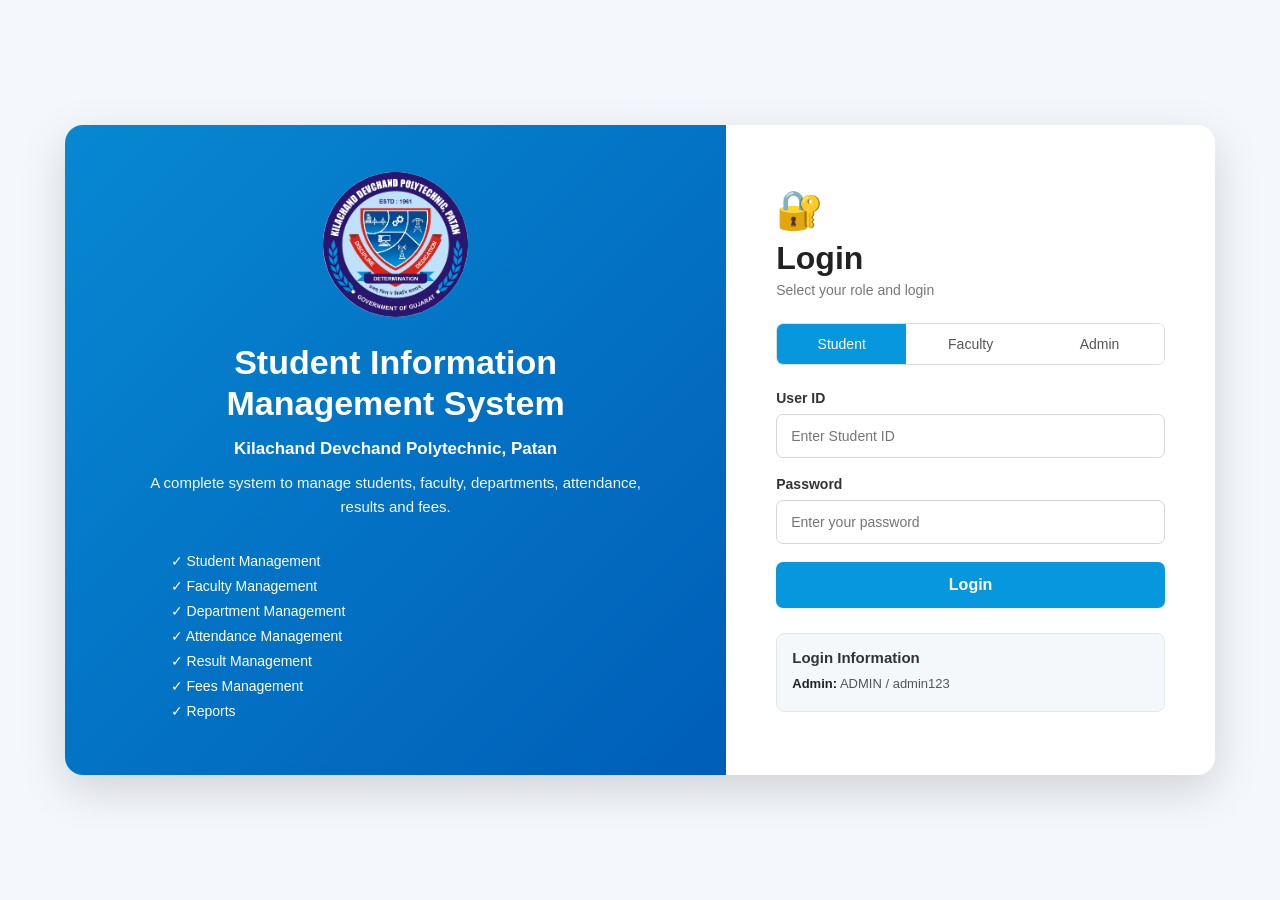
<file: SIHMS/index.html>
<!DOCTYPE html>
<html lang="en">

<head>

    <meta charset="UTF-8">

    <meta
        name="viewport"
        content="width=device-width, initial-scale=1.0"
    >

    <title>Student Information Management System</title>

    <link
        rel="stylesheet"
        href="css/style.css"
    >

</head>


<body>


<div class="login-container">


    <!-- ========================================
         LEFT SECTION
    ========================================= -->

    <div class="login-info">


        <div class="logo">

            <img
                src="assets/images/college-logo.jpg"
                alt="Kilachand Devchand Polytechnic Patan Logo"
            >

        </div>


        <h1>
            Student Information
            <br>
            Management System
        </h1>


        <p class="college-name">
            Kilachand Devchand Polytechnic, Patan
        </p>


        <p class="description">
            A complete system to manage students,
            faculty, departments, attendance,
            results and fees.
        </p>


        <div class="features">

            <p>✓ Student Management</p>

            <p>✓ Faculty Management</p>

            <p>✓ Department Management</p>

            <p>✓ Attendance Management</p>

            <p>✓ Result Management</p>

            <p>✓ Fees Management</p>

            <p>✓ Reports</p>

        </div>


    </div>



    <!-- ========================================
         LOGIN SECTION
    ========================================= -->

    <div class="login-box">


        <div class="login-icon">
            🔐
        </div>


        <h2>
            Login
        </h2>


        <p class="subtitle">
            Select your role and login
        </p>


        <!-- MESSAGE -->

        <div
            id="message"
            style="
                display:none;
                padding:12px;
                border-radius:8px;
                margin-bottom:15px;
                font-size:14px;
            "
        >
        </div>


        <!-- ROLE BUTTONS -->

        <div class="roles">


            <button
                type="button"
                class="role-btn active"
                onclick="selectRole('student', this)"
            >
                Student
            </button>


            <button
                type="button"
                class="role-btn"
                onclick="selectRole('faculty', this)"
            >
                Faculty
            </button>


            <button
                type="button"
                class="role-btn"
                onclick="selectRole('admin', this)"
            >
                Admin
            </button>


        </div>



        <!-- LOGIN FORM -->

        <form
            onsubmit="login(event)"
        >


            <div class="form-group">

                <label for="userId">
                    User ID
                </label>

                <input
                    type="text"
                    id="userId"
                    placeholder="Enter Student ID"
                    autocomplete="username"
                    required
                >

            </div>



            <div class="form-group">

                <label for="password">
                    Password
                </label>

                <input
                    type="password"
                    id="password"
                    placeholder="Enter your password"
                    autocomplete="current-password"
                    required
                >

            </div>



            <button
                type="submit"
                class="login-btn"
            >
                Login
            </button>


        </form>



        <!-- LOGIN INFORMATION -->

        <div class="demo-login">


            <h4>
                Login Information
            </h4>


            


            <p>
                <b>Admin:</b>
                ADMIN / admin123
            </p>


        </div>


    </div>


</div>



<script>


/* ========================================
   CURRENT ROLE
======================================== */

let selectedRole = "student";



/* ========================================
   SELECT ROLE
======================================== */

function selectRole(role, button) {


    selectedRole = role;


    document
        .querySelectorAll(".role-btn")
        .forEach(function(btn) {

            btn.classList.remove("active");

        });


    button.classList.add("active");


    const userId =
        document.getElementById("userId");


    const password =
        document.getElementById("password");


    userId.value = "";
    password.value = "";


    if (role === "student") {

        userId.placeholder =
            "Enter Student ID";

        password.placeholder =
            "Enter your password";

    }


    else if (role === "faculty") {

        userId.placeholder =
            "Enter Faculty ID";

        password.placeholder =
            "Enter your password";

    }


    else if (role === "admin") {

        userId.placeholder =
            "Enter Admin ID";

        password.placeholder =
            "Enter Admin password";

    }


    hideMessage();


}



/* ========================================
   SHOW MESSAGE
======================================== */

function showMessage(text, type) {


    const message =
        document.getElementById("message");


    message.style.display =
        "block";


    message.textContent =
        text;


    if (type === "success") {

        message.style.background =
            "#dcfce7";

        message.style.color =
            "#166534";

    }

    else {

        message.style.background =
            "#fee2e2";

        message.style.color =
            "#991b1b";

    }


}



/* ========================================
   HIDE MESSAGE
======================================== */

function hideMessage() {

    document
        .getElementById("message")
        .style.display =
        "none";

}



/* ========================================
   READ LOCALSTORAGE DATA
======================================== */

function getStorageData(keys) {


    for (let i = 0; i < keys.length; i++) {


        try {


            const saved =
                localStorage.getItem(keys[i]);


            if (!saved) {

                continue;

            }


            const data =
                JSON.parse(saved);


            if (Array.isArray(data)) {

                return data;

            }


            if (
                typeof data === "object"
                &&
                data !== null
            ) {

                return [data];

            }


        }

        catch (error) {

            console.log(
                "Storage error:",
                keys[i]
            );

        }


    }


    return [];

}



/* ========================================
   FIND USER BY ID
======================================== */

function findUserById(
    users,
    userId,
    possibleIdFields
) {


    const enteredId =
        String(userId)
        .trim()
        .toLowerCase();


    return users.find(function(user) {


        if (!user) {

            return false;

        }


        for (
            let i = 0;
            i < possibleIdFields.length;
            i++
        ) {


            const field =
                possibleIdFields[i];


            if (
                user[field] !== undefined
                &&
                user[field] !== null
            ) {


                const savedId =
                    String(user[field])
                    .trim()
                    .toLowerCase();


                if (
                    savedId === enteredId
                ) {

                    return true;

                }

            }


        }


        return false;


    });


}



/* ========================================
   GET PASSWORD
======================================== */

function getPassword(user) {


    const passwordFields = [

        "password",

        "studentPassword",

        "facultyPassword",

        "student_password",

        "faculty_password",

        "pass"

    ];


    for (
        let i = 0;
        i < passwordFields.length;
        i++
    ) {


        const field =
            passwordFields[i];


        if (
            user[field] !== undefined
            &&
            user[field] !== null
            &&
            String(user[field]).trim() !== ""
        ) {

            return String(user[field]);

        }


    }


    return "";


}



/* ========================================
   LOGIN
======================================== */

function login(event) {


    event.preventDefault();


    const userId =
        document
        .getElementById("userId")
        .value
        .trim();


    const password =
        document
        .getElementById("password")
        .value;


    if (
        userId === ""
        ||
        password === ""
    ) {


        showMessage(
            "Please enter User ID and Password.",
            "error"
        );


        return;

    }



    /* ====================================
       STUDENT LOGIN
    ===================================== */

    if (selectedRole === "student") {


        const students =
            getStorageData([

                "students",

                "student",

                "studentData",

                "studentList"

            ]);



        const student =
            findUserById(

                students,

                userId,

                [

                    "studentId",

                    "studentID",

                    "student_id",

                    "id",

                    "enrollment",

                    "enrollmentNo",

                    "enrollmentNumber",

                    "rollNo"

                ]

            );



        if (!student) {


            showMessage(
                "Student ID not found.",
                "error"
            );


            return;

        }



        const savedPassword =
            getPassword(student);



        if (
            password !== savedPassword
        ) {


            showMessage(
                "Incorrect Student password.",
                "error"
            );


            return;

        }



        localStorage.setItem(

            "loggedInStudent",

            userId

        );



        localStorage.setItem(

            "loggedInStudentData",

            JSON.stringify(student)

        );



        showMessage(
            "Student login successful!",
            "success"
        );



        setTimeout(function() {


            window.location.href =
                "student/dashboard.html";


        }, 500);


        return;

    }



    /* ====================================
       FACULTY LOGIN
    ===================================== */

    if (selectedRole === "faculty") {


        /*
           CHECK ALL POSSIBLE
           FACULTY STORAGE KEYS
        */

        const faculties =
            getStorageData([

                "faculties",

                "faculty",

                "facultyData",

                "facultyList"

            ]);



        /*
           FIND FACULTY
        */

        const faculty =
            findUserById(

                faculties,

                userId,

                [

                    "facultyId",

                    "facultyID",

                    "faculty_id",

                    "id",

                    "userId",

                    "userID",

                    "username",

                    "email"

                ]

            );



        /*
           FACULTY NOT FOUND
        */

        if (!faculty) {


            showMessage(
                "Faculty ID not found. Please add Faculty from Faculty Management first.",
                "error"
            );


            return;

        }



        /*
           GET PASSWORD
        */

        const savedPassword =
            getPassword(faculty);



        /*
           CHECK PASSWORD
        */

        if (
            password !== savedPassword
        ) {


            showMessage(
                "Incorrect Faculty password.",
                "error"
            );


            return;

        }



        /*
           SAVE FACULTY LOGIN
        */

        localStorage.setItem(

            "loggedInFaculty",

            userId

        );



        localStorage.setItem(

            "loggedInFacultyData",

            JSON.stringify(faculty)

        );



        showMessage(
            "Faculty login successful!",
            "success"
        );



        /*
           REDIRECT
        */

        setTimeout(function() {


            window.location.href =
                "faculty/dashboard.html";


        }, 500);


        return;

    }



    /* ====================================
       ADMIN LOGIN
    ===================================== */

    if (selectedRole === "admin") {


        if (

            userId.toUpperCase() === "ADMIN"

            &&

            password === "admin123"

        ) {


            localStorage.setItem(
                "loggedInAdmin",
                "true"
            );


            showMessage(
                "Admin login successful!",
                "success"
            );


            setTimeout(function() {


                window.location.href =
                    "admin/dashboard.html";


            }, 500);


        }


        else {


            showMessage(
                "Invalid Admin ID or Password.",
                "error"
            );


        }


        return;

    }


}


</script>


</body>

</html>
</file>
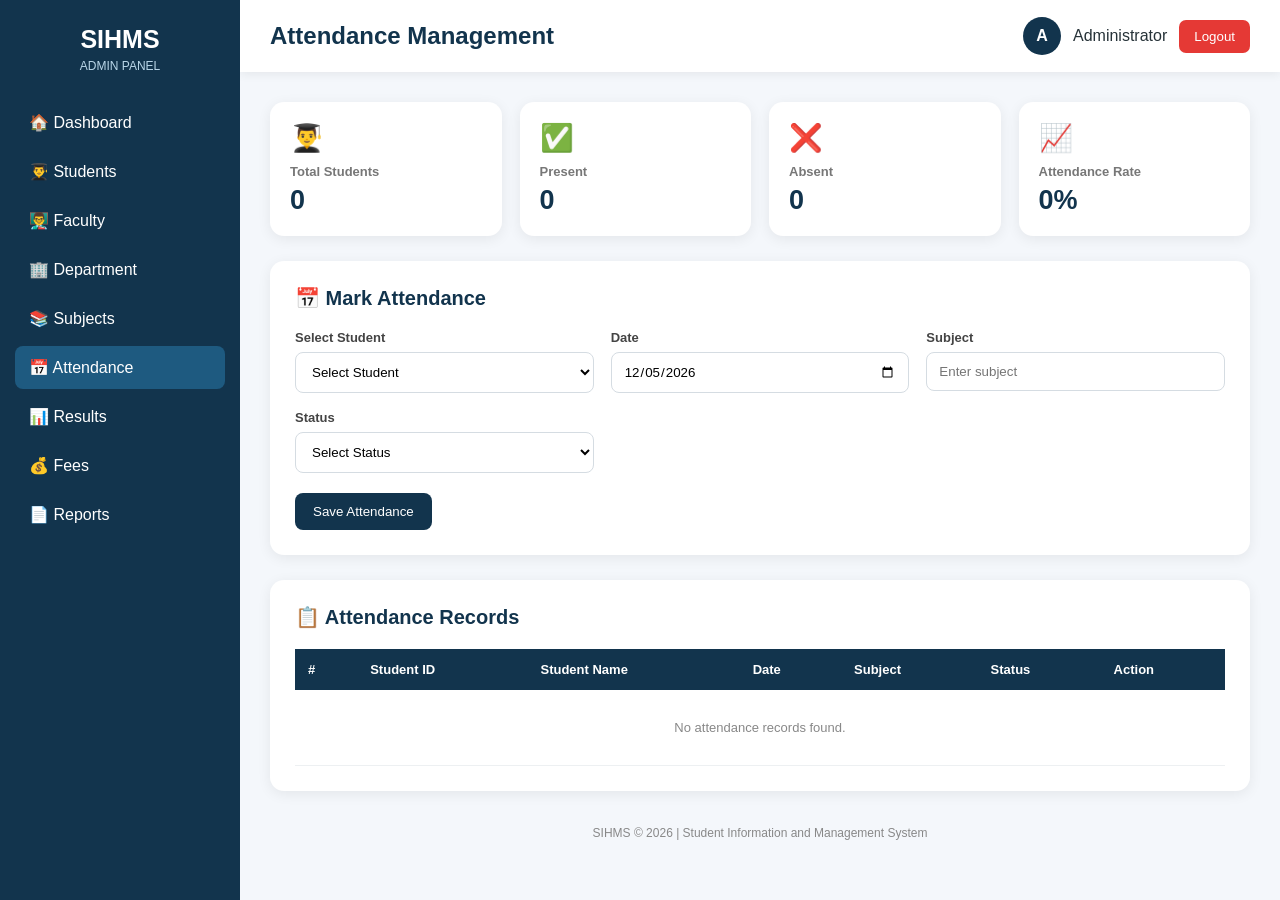
<file: SIHMS/admin/attendance.html>
<!DOCTYPE html>
<html lang="en">
<head>
<meta charset="UTF-8">
<meta name="viewport" content="width=device-width, initial-scale=1.0">
<title>Attendance | SIHMS</title>

<style>
*{box-sizing:border-box;margin:0;padding:0;font-family:Arial,sans-serif}
body{background:#f4f7fb;color:#263238}
.sidebar{position:fixed;left:0;top:0;width:240px;height:100vh;background:#12344d;color:white;padding:25px 15px;z-index:10}
.logo{text-align:center;font-size:25px;font-weight:bold}
.logo-sub{text-align:center;color:#b9d6e8;font-size:12px;margin:5px 0 28px}
.sidebar a{display:flex;gap:12px;color:white;text-decoration:none;padding:12px 14px;margin:6px 0;border-radius:8px}
.sidebar a:hover,.sidebar a.active{background:#1e5a80}
.main{margin-left:240px;min-height:100vh}
.topbar{height:72px;background:white;display:flex;align-items:center;justify-content:space-between;padding:0 30px;box-shadow:0 2px 10px rgba(0,0,0,.07)}
.topbar h1{color:#12344d;font-size:24px}
.admin-box{display:flex;align-items:center;gap:12px}
.avatar{width:38px;height:38px;border-radius:50%;background:#12344d;color:white;display:flex;align-items:center;justify-content:center;font-weight:bold}
.logout{border:0;background:#e53935;color:white;padding:9px 15px;border-radius:7px;cursor:pointer}
.content{padding:30px}
.stats{display:grid;grid-template-columns:repeat(4,1fr);gap:18px;margin-bottom:25px}
.stat{background:white;border-radius:14px;padding:20px;box-shadow:0 3px 14px rgba(0,0,0,.07)}
.stat-icon{font-size:27px;margin-bottom:10px}
.stat h4{font-size:13px;color:#777}
.stat p{font-size:27px;font-weight:bold;color:#12344d;margin-top:6px}
.card{background:white;border-radius:14px;padding:25px;box-shadow:0 3px 14px rgba(0,0,0,.07);margin-bottom:25px}
.card-title{display:flex;justify-content:space-between;align-items:center;margin-bottom:20px}
.card-title h2{font-size:20px;color:#12344d}
.form-grid{display:grid;grid-template-columns:repeat(3,1fr);gap:17px}
label{display:block;font-size:13px;font-weight:bold;color:#444;margin-bottom:7px}
input,select{width:100%;padding:11px 12px;border:1px solid #d5dce2;border-radius:8px;outline:none;background:white}
input:focus,select:focus{border-color:#1e5a80}
.btn{border:0;background:#12344d;color:white;padding:11px 18px;border-radius:8px;cursor:pointer}
.btn-orange{background:#f39c12}
.btn-red{background:#e53935}
.action-row{margin-top:20px;display:flex;gap:10px}
.table-wrap{overflow-x:auto}
table{width:100%;border-collapse:collapse}
th{background:#12344d;color:white;padding:13px;text-align:left;font-size:13px}
td{padding:13px;border-bottom:1px solid #edf0f2;font-size:13px}
.badge{display:inline-block;padding:5px 10px;border-radius:20px;font-size:11px;font-weight:bold}
.present{background:#d4edda;color:#155724}
.absent{background:#f8d7da;color:#721c24}
.late{background:#fff3cd;color:#856404}
.small-btn{border:0;color:white;padding:7px 10px;border-radius:6px;cursor:pointer;margin-right:4px}
.empty{text-align:center;padding:30px;color:#888}
.footer{text-align:center;color:#888;font-size:12px;padding:10px}
@media(max-width:950px){.stats{grid-template-columns:repeat(2,1fr)}.form-grid{grid-template-columns:repeat(2,1fr)}}
@media(max-width:700px){.sidebar{position:relative;width:100%;height:auto}.main{margin-left:0}.stats,.form-grid{grid-template-columns:1fr}.topbar{height:auto;padding:15px;gap:12px}.content{padding:15px}}
</style>
</head>

<body>

<aside class="sidebar">
<div class="logo">SIHMS</div>
<div class="logo-sub">ADMIN PANEL</div>

<a href="dashboard.html">🏠 Dashboard</a>
<a href="students.html">👨‍🎓 Students</a>
<a href="faculty.html">👨‍🏫 Faculty</a>
<a href="department.html">🏢 Department</a>
<a href="subjects.html">📚 Subjects</a>
<a href="attendance.html" class="active">📅 Attendance</a>
<a href="results.html">📊 Results</a>
<a href="fees.html">💰 Fees</a>
<a href="reports.html">📄 Reports</a>
</aside>

<main class="main">

<header class="topbar">
<h1>Attendance Management</h1>

<div class="admin-box">
<div class="avatar">A</div>
<span>Administrator</span>
<button class="logout" onclick="logout()">Logout</button>
</div>
</header>

<section class="content">

<div class="stats">

<div class="stat">
<div class="stat-icon">👨‍🎓</div>
<h4>Total Students</h4>
<p id="totalStudents">0</p>
</div>

<div class="stat">
<div class="stat-icon">✅</div>
<h4>Present</h4>
<p id="presentCount">0</p>
</div>

<div class="stat">
<div class="stat-icon">❌</div>
<h4>Absent</h4>
<p id="absentCount">0</p>
</div>

<div class="stat">
<div class="stat-icon">📈</div>
<h4>Attendance Rate</h4>
<p id="attendanceRate">0%</p>
</div>

</div>

<div class="card">

<div class="card-title">
<h2>📅 Mark Attendance</h2>
</div>

<form id="attendanceForm">

<div class="form-grid">

<div>
<label>Select Student</label>
<select id="studentId" required>
<option value="">Select Student</option>
</select>
</div>

<div>
<label>Date</label>
<input type="date" id="date" required>
</div>

<div>
<label>Subject</label>
<input id="subject" placeholder="Enter subject" required>
</div>

<div>
<label>Status</label>
<select id="status" required>
<option value="">Select Status</option>
<option>Present</option>
<option>Absent</option>
<option>Late</option>
</select>
</div>

</div>

<div class="action-row">
<button class="btn" type="submit">Save Attendance</button>
</div>

</form>
</div>

<div class="card">

<div class="card-title">
<h2>📋 Attendance Records</h2>
</div>

<div class="table-wrap">

<table>
<thead>
<tr>
<th>#</th>
<th>Student ID</th>
<th>Student Name</th>
<th>Date</th>
<th>Subject</th>
<th>Status</th>
<th>Action</th>
</tr>
</thead>

<tbody id="attendanceTable"></tbody>
</table>

</div>
</div>

<div class="footer">SIHMS © 2026 | Student Information and Management System</div>

</section>
</main>

<script>
let students=[];
let attendanceRecords=[];
let editIndex=-1;

function loadStudents(){
    try{
        students=JSON.parse(localStorage.getItem("students"))||[];
        if(!Array.isArray(students)) students=[];
    }catch{
        students=[];
    }

    students=students.filter(s=>{
        return String(s.type || "student").toLowerCase()==="student";
    });

    populateStudents();
}

function getName(s){
    return s ? (s.name||s.studentName||s.fullName||"Unknown Student") : "Unknown Student";
}

function getId(s){
    return s ? String(s.studentId||s.id||s.rollNo||"") : "";
}

function populateStudents(){
    const select=document.getElementById("studentId");

    select.innerHTML='<option value="">Select Student</option>';

    if(students.length===0){
        select.innerHTML+='<option value="">No students added</option>';
        return;
    }

    students.forEach(s=>{
        const id=getId(s);
        if(!id)return;

        const option=document.createElement("option");
        option.value=id;
        option.textContent=`${id} - ${getName(s)}`;
        select.appendChild(option);
    });
}

function findStudent(id){
    return students.find(s=>getId(s)===String(id));
}

function loadRecords(){
    try{
        attendanceRecords=JSON.parse(localStorage.getItem("attendanceRecords"))||[];
        if(!Array.isArray(attendanceRecords))attendanceRecords=[];
    }catch{
        attendanceRecords=[];
    }
}

document.getElementById("attendanceForm").addEventListener("submit",function(e){
    e.preventDefault();

    const studentId=document.getElementById("studentId").value;
    const student=findStudent(studentId);

    if(!student){
        alert("Please select a student.");
        return;
    }

    const record={
        studentId,
        studentName:getName(student),
        date:document.getElementById("date").value,
        subject:document.getElementById("subject").value,
        status:document.getElementById("status").value
    };

    if(editIndex===-1) attendanceRecords.push(record);
    else{
        attendanceRecords[editIndex]=record;
        editIndex=-1;
    }

    localStorage.setItem("attendanceRecords",JSON.stringify(attendanceRecords));

    this.reset();
    document.getElementById("date").value=new Date().toISOString().split("T")[0];

    render();
    stats();
});

function render(){
    const tbody=document.getElementById("attendanceTable");

    if(!attendanceRecords.length){
        tbody.innerHTML='<tr><td colspan="7" class="empty">No attendance records found.</td></tr>';
        return;
    }

    tbody.innerHTML=attendanceRecords.map((r,i)=>{

        let name=r.studentName||r.name;

        if(!name){
            const student=findStudent(r.studentId);
            name=getName(student);
        }

        const cls=r.status==="Present"?"present":r.status==="Absent"?"absent":"late";

        return `
        <tr>
            <td>${i+1}</td>
            <td>${escapeHTML(r.studentId)}</td>
            <td>${escapeHTML(name)}</td>
            <td>${escapeHTML(r.date)}</td>
            <td>${escapeHTML(r.subject)}</td>
            <td><span class="badge ${cls}">${escapeHTML(r.status)}</span></td>
            <td>
                <button class="small-btn btn-orange" onclick="editRecord(${i})">Edit</button>
                <button class="small-btn btn-red" onclick="deleteRecord(${i})">Delete</button>
            </td>
        </tr>`;
    }).join("");
}

function editRecord(i){
    const r=attendanceRecords[i];

    document.getElementById("studentId").value=r.studentId;
    document.getElementById("date").value=r.date;
    document.getElementById("subject").value=r.subject;
    document.getElementById("status").value=r.status;

    editIndex=i;
    window.scrollTo({top:0,behavior:"smooth"});
}

function deleteRecord(i){
    if(!confirm("Delete this attendance record?"))return;

    attendanceRecords.splice(i,1);
    localStorage.setItem("attendanceRecords",JSON.stringify(attendanceRecords));

    render();
    stats();
}

function stats(){
    const present=attendanceRecords.filter(r=>r.status==="Present").length;
    const absent=attendanceRecords.filter(r=>r.status==="Absent").length;
    const late=attendanceRecords.filter(r=>r.status==="Late").length;
    const total=present+absent+late;

    document.getElementById("totalStudents").textContent=students.length;
    document.getElementById("presentCount").textContent=present;
    document.getElementById("absentCount").textContent=absent;
    document.getElementById("attendanceRate").textContent=
        total ? Math.round(((present+late)/total)*100)+"%" : "0%";
}

function escapeHTML(v){
    return String(v??"").replace(/&/g,"&amp;").replace(/</g,"&lt;").replace(/>/g,"&gt;").replace(/"/g,"&quot;");
}

function logout(){window.location.href="../index.html";}

document.getElementById("date").value=new Date().toISOString().split("T")[0];

loadStudents();
loadRecords();
render();
stats();
</script>

</body>
</html>
</file>
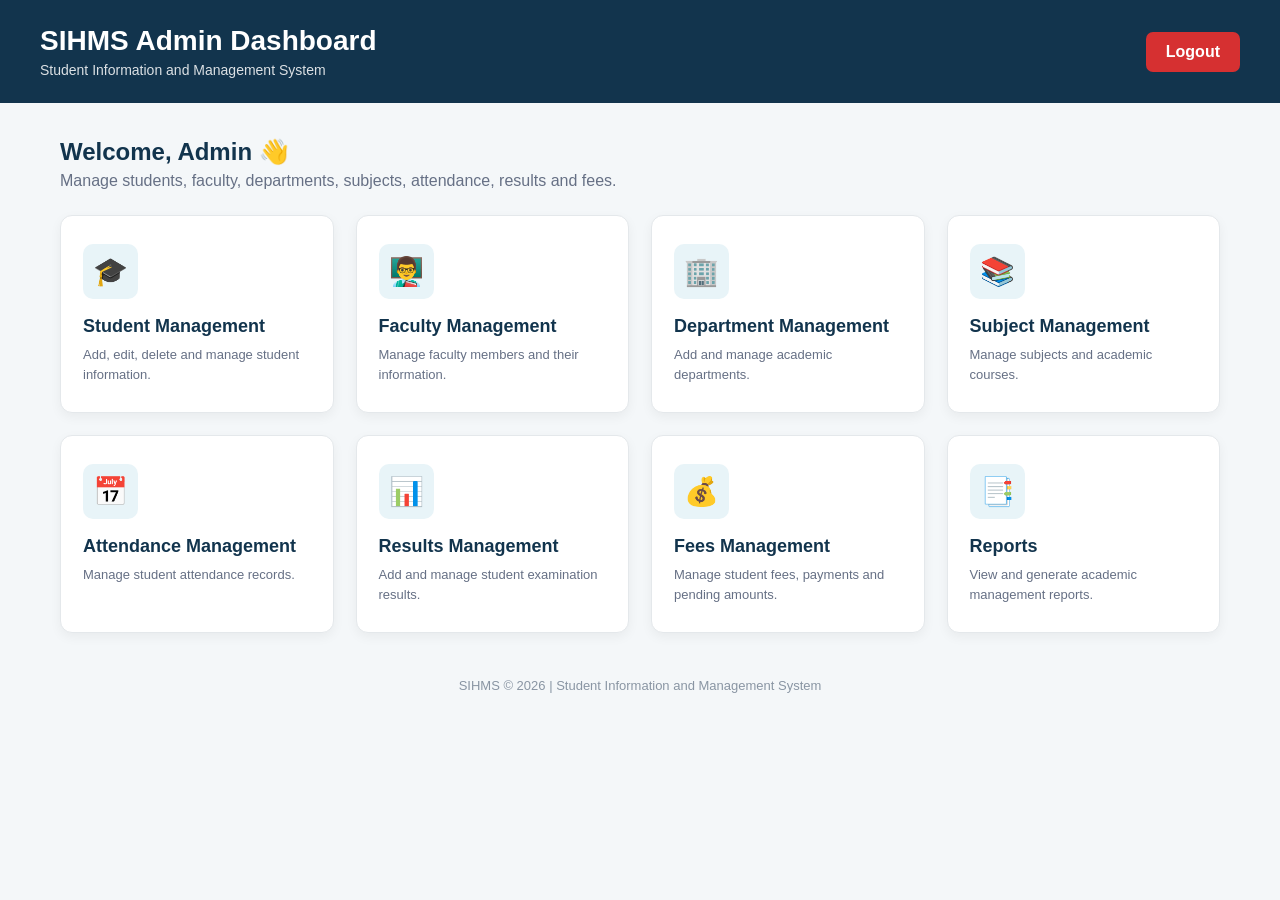
<file: SIHMS/admin/dashboard.html>
<!DOCTYPE html>
<html lang="en">

<head>
    <meta charset="UTF-8">
    <meta name="viewport" content="width=device-width, initial-scale=1.0">

    <title>Admin Dashboard - SIHMS</title>

    <style>

        * {
            box-sizing: border-box;
            margin: 0;
            padding: 0;
        }

        body {
            font-family: Arial, sans-serif;
            background: #f4f7f9;
            color: #12344d;
        }

        /* HEADER */

        .header {
            background: #12344d;
            color: white;
            padding: 25px 40px;

            display: flex;
            justify-content: space-between;
            align-items: center;
        }

        .header h1 {
            font-size: 28px;
            margin-bottom: 5px;
        }

        .header p {
            font-size: 14px;
            opacity: 0.85;
        }

        .logout-btn {
            text-decoration: none;
            background: #d63031;
            color: white;

            padding: 11px 20px;
            border-radius: 7px;

            font-weight: bold;
        }

        .logout-btn:hover {
            background: #b71c1c;
        }

        /* MAIN */

        .container {
            max-width: 1200px;
            margin: 35px auto;
            padding: 0 20px;
        }

        .welcome {
            margin-bottom: 25px;
        }

        .welcome h2 {
            font-size: 24px;
            margin-bottom: 6px;
        }

        .welcome p {
            color: #667085;
        }

        /* MODULE GRID */

        .module-grid {
            display: grid;

            grid-template-columns:
                repeat(auto-fit, minmax(240px, 1fr));

            gap: 22px;
        }

        .module {
            background: white;

            padding: 28px 22px;

            border-radius: 12px;

            text-decoration: none;

            color: #12344d;

            border: 1px solid #e4e8eb;

            box-shadow:
                0 4px 12px rgba(0, 0, 0, 0.05);

            transition: 0.2s;
        }

        .module:hover {
            transform: translateY(-4px);

            box-shadow:
                0 8px 20px rgba(0, 0, 0, 0.10);
        }

        .module-icon {
            width: 55px;
            height: 55px;

            border-radius: 10px;

            background: #e8f4f8;

            display: flex;
            align-items: center;
            justify-content: center;

            font-size: 28px;

            margin-bottom: 17px;
        }

        .module h3 {
            font-size: 18px;
            margin-bottom: 8px;
        }

        .module p {
            font-size: 13px;
            color: #667085;
            line-height: 1.5;
        }

        /* FOOTER */

        .footer {
            text-align: center;

            margin-top: 45px;

            color: #8995a3;

            font-size: 13px;
        }

        /* MOBILE */

        @media (max-width: 700px) {

            .header {
                padding: 20px;

                flex-direction: column;

                align-items: flex-start;

                gap: 15px;
            }

            .header h1 {
                font-size: 23px;
            }

            .container {
                margin-top: 25px;

                padding:
                    0 12px;
            }

            .module-grid {
                grid-template-columns: 1fr;
            }

        }

    </style>

</head>


<body>


<!-- =====================================
     HEADER
===================================== -->

<div class="header">

    <div>

        <h1>
            SIHMS Admin Dashboard
        </h1>

        <p>
            Student Information and Management System
        </p>

    </div>


    <a
        href="../index.html"
        class="logout-btn"
    >
        Logout
    </a>

</div>



<!-- =====================================
     MAIN
===================================== -->

<div class="container">


    <div class="welcome">

        <h2>
            Welcome, Admin 👋
        </h2>

        <p>
            Manage students, faculty, departments,
            subjects, attendance, results and fees.
        </p>

    </div>



    <!-- =================================
         MODULES
    ================================== -->

    <div class="module-grid">


        <!-- STUDENT MANAGEMENT -->

        <a
            href="students.html"
            class="module"
        >

            <div class="module-icon">
                🎓
            </div>

            <h3>
                Student Management
            </h3>

            <p>
                Add, edit, delete and manage
                student information.
            </p>

        </a>



        <!-- FACULTY -->

        <a
            href="faculty.html"
            class="module"
        >

            <div class="module-icon">
                👨‍🏫
            </div>

            <h3>
                Faculty Management
            </h3>

            <p>
                Manage faculty members and
                their information.
            </p>

        </a>



        <!-- DEPARTMENT -->

        <a
            href="department.html"
            class="module"
        >

            <div class="module-icon">
                🏢
            </div>

            <h3>
                Department Management
            </h3>

            <p>
                Add and manage academic
                departments.
            </p>

        </a>



        <!-- SUBJECTS -->

        <a
            href="subjects.html"
            class="module"
        >

            <div class="module-icon">
                📚
            </div>

            <h3>
                Subject Management
            </h3>

            <p>
                Manage subjects and
                academic courses.
            </p>

        </a>



        <!-- ATTENDANCE -->

        <a
            href="attendance.html"
            class="module"
        >

            <div class="module-icon">
                📅
            </div>

            <h3>
                Attendance Management
            </h3>

            <p>
                Manage student attendance
                records.
            </p>

        </a>



        <!-- RESULTS -->

        <a
            href="results.html"
            class="module"
        >

            <div class="module-icon">
                📊
            </div>

            <h3>
                Results Management
            </h3>

            <p>
                Add and manage student
                examination results.
            </p>

        </a>



        <!-- FEES -->

        <a
            href="fees.html"
            class="module"
        >

            <div class="module-icon">
                💰
            </div>

            <h3>
                Fees Management
            </h3>

            <p>
                Manage student fees,
                payments and pending amounts.
            </p>

        </a>



        <!-- REPORTS -->

        <a
            href="reports.html"
            class="module"
        >

            <div class="module-icon">
                📑
            </div>

            <h3>
                Reports
            </h3>

            <p>
                View and generate academic
                management reports.
            </p>

        </a>


    </div>



    <div class="footer">

        SIHMS © 2026 |
        Student Information and Management System

    </div>


</div>


</body>

</html>
</file>
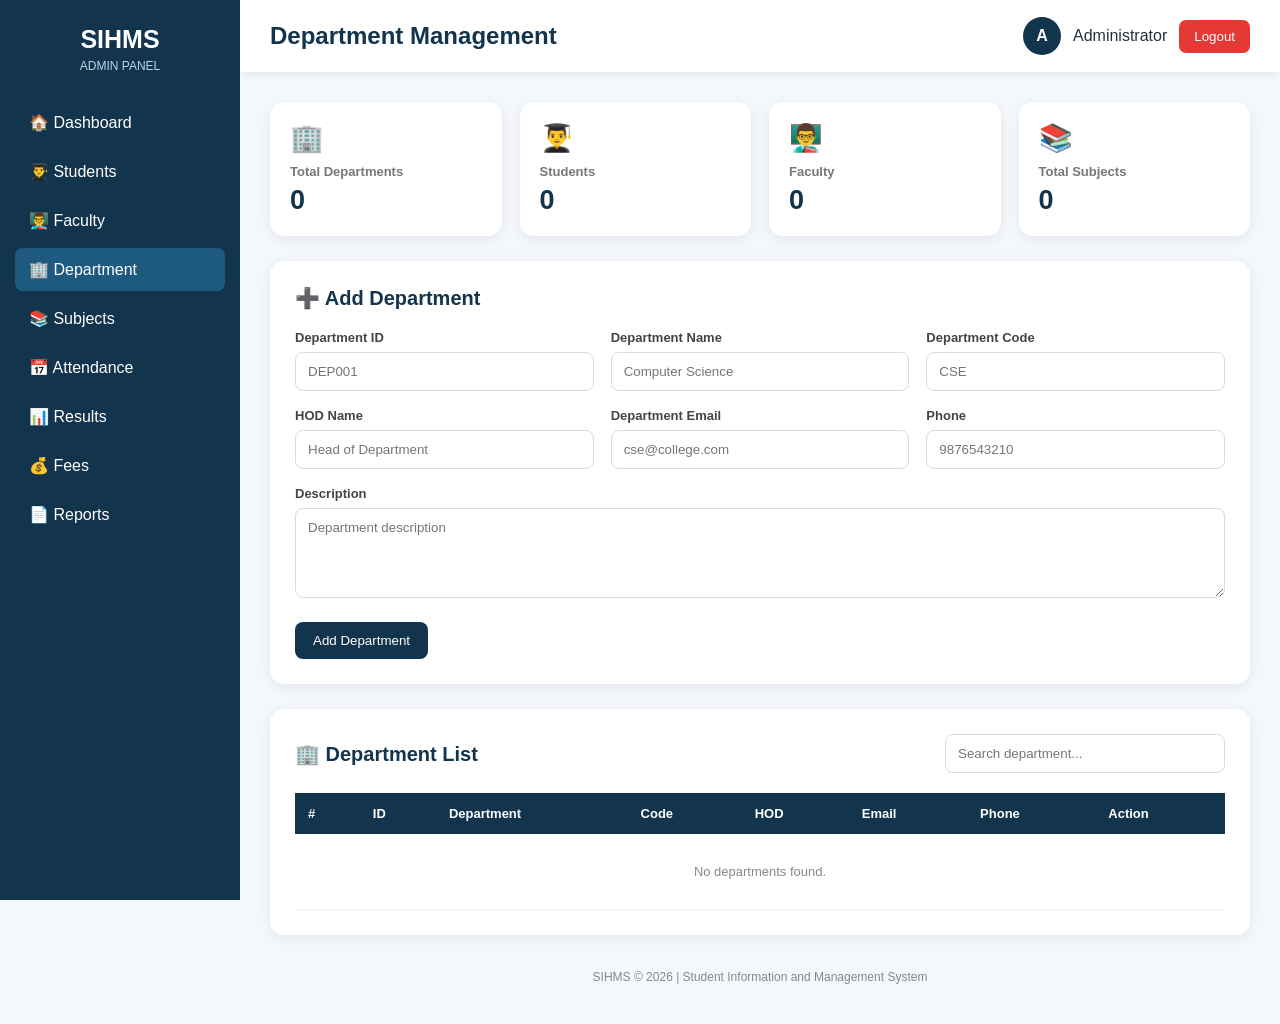
<file: SIHMS/admin/department.html>
<!DOCTYPE html>
<html lang="en">
<head>
<meta charset="UTF-8">
<meta name="viewport" content="width=device-width, initial-scale=1.0">
<title>Department | SIHMS</title>

<style>
*{box-sizing:border-box;margin:0;padding:0;font-family:Arial,sans-serif}
body{background:#f4f7fb;color:#263238}
.sidebar{position:fixed;left:0;top:0;width:240px;height:100vh;background:#12344d;color:white;padding:25px 15px;z-index:10}
.logo{text-align:center;font-size:25px;font-weight:bold}
.logo-sub{text-align:center;color:#b9d6e8;font-size:12px;margin:5px 0 28px}
.sidebar a{display:flex;gap:12px;color:white;text-decoration:none;padding:12px 14px;margin:6px 0;border-radius:8px}
.sidebar a:hover,.sidebar a.active{background:#1e5a80}
.main{margin-left:240px;min-height:100vh}
.topbar{height:72px;background:white;display:flex;align-items:center;justify-content:space-between;padding:0 30px;box-shadow:0 2px 10px rgba(0,0,0,.07)}
.topbar h1{color:#12344d;font-size:24px}
.admin-box{display:flex;align-items:center;gap:12px}
.avatar{width:38px;height:38px;border-radius:50%;background:#12344d;color:white;display:flex;align-items:center;justify-content:center;font-weight:bold}
.logout{border:0;background:#e53935;color:white;padding:9px 15px;border-radius:7px;cursor:pointer}
.content{padding:30px}
.stats{display:grid;grid-template-columns:repeat(4,1fr);gap:18px;margin-bottom:25px}
.stat{background:white;border-radius:14px;padding:20px;box-shadow:0 3px 14px rgba(0,0,0,.07)}
.stat-icon{font-size:27px;margin-bottom:10px}
.stat h4{font-size:13px;color:#777}
.stat p{font-size:27px;font-weight:bold;color:#12344d;margin-top:6px}
.card{background:white;border-radius:14px;padding:25px;box-shadow:0 3px 14px rgba(0,0,0,.07);margin-bottom:25px}
.card-title{display:flex;justify-content:space-between;align-items:center;margin-bottom:20px}
.card-title h2{font-size:20px;color:#12344d}
.form-grid{display:grid;grid-template-columns:repeat(3,1fr);gap:17px}
label{display:block;font-size:13px;font-weight:bold;color:#444;margin-bottom:7px}
input,select,textarea{width:100%;padding:11px 12px;border:1px solid #d5dce2;border-radius:8px;outline:none;background:white}
textarea{resize:vertical;min-height:90px}
input:focus,select:focus,textarea:focus{border-color:#1e5a80}
.btn{border:0;background:#12344d;color:white;padding:11px 18px;border-radius:8px;cursor:pointer}
.btn-orange{background:#f39c12}
.btn-red{background:#e53935}
.btn-green{background:#198754}
.action-row{margin-top:20px;display:flex;gap:10px}
.search{width:280px}
.table-wrap{overflow-x:auto}
table{width:100%;border-collapse:collapse}
th{background:#12344d;color:white;padding:13px;text-align:left;font-size:13px}
td{padding:13px;border-bottom:1px solid #edf0f2;font-size:13px}
tr:hover td{background:#f8fbfd}
.badge{padding:5px 10px;border-radius:20px;font-size:11px;font-weight:bold;background:#e3f2fd;color:#1565c0}
.small-btn{border:0;color:white;padding:7px 10px;border-radius:6px;cursor:pointer;margin-right:4px}
.empty{text-align:center;padding:30px;color:#888}
.footer{text-align:center;color:#888;font-size:12px;padding:10px}
@media(max-width:950px){.stats{grid-template-columns:repeat(2,1fr)}.form-grid{grid-template-columns:repeat(2,1fr)}}
@media(max-width:700px){
.sidebar{position:relative;width:100%;height:auto}
.main{margin-left:0}
.stats,.form-grid{grid-template-columns:1fr}
.topbar{height:auto;padding:15px;gap:12px}
.content{padding:15px}
.search{width:100%}
}
</style>
</head>

<body>

<aside class="sidebar">
<div class="logo">SIHMS</div>
<div class="logo-sub">ADMIN PANEL</div>

<a href="dashboard.html">🏠 Dashboard</a>
<a href="students.html">👨‍🎓 Students</a>
<a href="faculty.html">👨‍🏫 Faculty</a>
<a href="department.html" class="active">🏢 Department</a>
<a href="subjects.html">📚 Subjects</a>
<a href="attendance.html">📅 Attendance</a>
<a href="results.html">📊 Results</a>
<a href="fees.html">💰 Fees</a>
<a href="reports.html">📄 Reports</a>
</aside>

<main class="main">

<header class="topbar">
<h1>Department Management</h1>

<div class="admin-box">
<div class="avatar">A</div>
<span>Administrator</span>
<button class="logout" onclick="logout()">Logout</button>
</div>
</header>

<section class="content">

<div class="stats">

<div class="stat">
<div class="stat-icon">🏢</div>
<h4>Total Departments</h4>
<p id="totalDepartments">0</p>
</div>

<div class="stat">
<div class="stat-icon">👨‍🎓</div>
<h4>Students</h4>
<p id="totalStudents">0</p>
</div>

<div class="stat">
<div class="stat-icon">👨‍🏫</div>
<h4>Faculty</h4>
<p id="totalFaculty">0</p>
</div>

<div class="stat">
<div class="stat-icon">📚</div>
<h4>Total Subjects</h4>
<p id="totalSubjects">0</p>
</div>

</div>

<div class="card">

<div class="card-title">
<h2 id="formTitle">➕ Add Department</h2>
</div>

<form id="departmentForm">

<div class="form-grid">

<div>
<label>Department ID</label>
<input id="departmentId" placeholder="DEP001" required>
</div>

<div>
<label>Department Name</label>
<input id="departmentName" placeholder="Computer Science" required>
</div>

<div>
<label>Department Code</label>
<input id="departmentCode" placeholder="CSE" required>
</div>

<div>
<label>HOD Name</label>
<input id="hodName" placeholder="Head of Department">
</div>

<div>
<label>Department Email</label>
<input type="email" id="email" placeholder="cse@college.com">
</div>

<div>
<label>Phone</label>
<input id="phone" placeholder="9876543210">
</div>

<div style="grid-column:1/-1">
<label>Description</label>
<textarea id="description" placeholder="Department description"></textarea>
</div>

</div>

<div class="action-row">
<button class="btn" type="submit" id="saveBtn">Add Department</button>
<button class="btn btn-orange" type="button" id="cancelBtn" onclick="cancelEdit()" style="display:none">Cancel</button>
</div>

</form>
</div>

<div class="card">

<div class="card-title">
<h2>🏢 Department List</h2>
<input class="search" id="search" placeholder="Search department..." oninput="renderDepartments()">
</div>

<div class="table-wrap">

<table>
<thead>
<tr>
<th>#</th>
<th>ID</th>
<th>Department</th>
<th>Code</th>
<th>HOD</th>
<th>Email</th>
<th>Phone</th>
<th>Action</th>
</tr>
</thead>

<tbody id="departmentTable"></tbody>
</table>

</div>
</div>

<div class="footer">
SIHMS © 2026 | Student Information and Management System
</div>

</section>
</main>

<script>

let departments=[];
let editIndex=-1;

function loadData(){

try{
departments=JSON.parse(localStorage.getItem("departments"))||[];
if(!Array.isArray(departments))departments=[];
}catch{
departments=[];
}

renderDepartments();
updateStats();
}

document.getElementById("departmentForm").addEventListener("submit",function(e){

e.preventDefault();

const department={
departmentId:document.getElementById("departmentId").value.trim(),
departmentName:document.getElementById("departmentName").value.trim(),
departmentCode:document.getElementById("departmentCode").value.trim(),
hodName:document.getElementById("hodName").value.trim(),
email:document.getElementById("email").value.trim(),
phone:document.getElementById("phone").value.trim(),
description:document.getElementById("description").value.trim()
};

if(editIndex===-1){

if(departments.some(d=>String(d.departmentId).toLowerCase()===department.departmentId.toLowerCase())){
alert("Department ID already exists.");
return;
}

departments.push(department);

}else{

departments[editIndex]=department;
editIndex=-1;

}

localStorage.setItem("departments",JSON.stringify(departments));

this.reset();

document.getElementById("formTitle").textContent="➕ Add Department";
document.getElementById("saveBtn").textContent="Add Department";
document.getElementById("cancelBtn").style.display="none";

renderDepartments();
updateStats();

});

function renderDepartments(){

const tbody=document.getElementById("departmentTable");
const search=document.getElementById("search").value.toLowerCase();

const filtered=departments.filter(d=>{

const text=`
${d.departmentId}
${d.departmentName}
${d.departmentCode}
${d.hodName}
${d.email}
`.toLowerCase();

return text.includes(search);

});

if(!filtered.length){

tbody.innerHTML=
`<tr>
<td colspan="8" class="empty">No departments found.</td>
</tr>`;

return;

}

tbody.innerHTML=filtered.map(d=>{

const index=departments.indexOf(d);

return `
<tr>

<td>${index+1}</td>

<td><b>${escapeHTML(d.departmentId)}</b></td>

<td>${escapeHTML(d.departmentName)}</td>

<td>
<span class="badge">${escapeHTML(d.departmentCode)}</span>
</td>

<td>${escapeHTML(d.hodName)}</td>

<td>${escapeHTML(d.email)}</td>

<td>${escapeHTML(d.phone)}</td>

<td>

<button class="small-btn btn-orange"
onclick="editDepartment(${index})">
Edit
</button>

<button class="small-btn btn-red"
onclick="deleteDepartment(${index})">
Delete
</button>

</td>

</tr>
`;

}).join("");

}

function editDepartment(index){

const d=departments[index];

document.getElementById("departmentId").value=d.departmentId;
document.getElementById("departmentName").value=d.departmentName;
document.getElementById("departmentCode").value=d.departmentCode;
document.getElementById("hodName").value=d.hodName||"";
document.getElementById("email").value=d.email||"";
document.getElementById("phone").value=d.phone||"";
document.getElementById("description").value=d.description||"";

editIndex=index;

document.getElementById("formTitle").textContent="✏️ Edit Department";
document.getElementById("saveBtn").textContent="Update Department";
document.getElementById("cancelBtn").style.display="inline-block";

window.scrollTo({top:0,behavior:"smooth"});

}

function cancelEdit(){

editIndex=-1;

document.getElementById("departmentForm").reset();

document.getElementById("formTitle").textContent="➕ Add Department";
document.getElementById("saveBtn").textContent="Add Department";
document.getElementById("cancelBtn").style.display="none";

}

function deleteDepartment(index){

if(!confirm("Delete this department?"))return;

departments.splice(index,1);

localStorage.setItem("departments",JSON.stringify(departments));

renderDepartments();
updateStats();

}

function updateStats(){

document.getElementById("totalDepartments").textContent=departments.length;

let students=[];

try{
students=JSON.parse(localStorage.getItem("students"))||[];
}catch{}

let faculty=[];

try{
faculty=JSON.parse(localStorage.getItem("faculty"))||[];
}catch{}

let subjects=[];

try{
subjects=JSON.parse(localStorage.getItem("subjects"))||[];
}catch{}

document.getElementById("totalStudents").textContent=
Array.isArray(students)
?students.filter(s=>String(s.type||"student").toLowerCase()==="student").length
:0;

document.getElementById("totalFaculty").textContent=
Array.isArray(faculty)?faculty.length:0;

document.getElementById("totalSubjects").textContent=
Array.isArray(subjects)?subjects.length:0;

}

function escapeHTML(v){

return String(v??"")
.replace(/&/g,"&amp;")
.replace(/</g,"&lt;")
.replace(/>/g,"&gt;")
.replace(/"/g,"&quot;")
.replace(/'/g,"&#039;");

}

function logout(){
window.location.href="../index.html";
}

loadData();

</script>

</body>
</html>
</file>
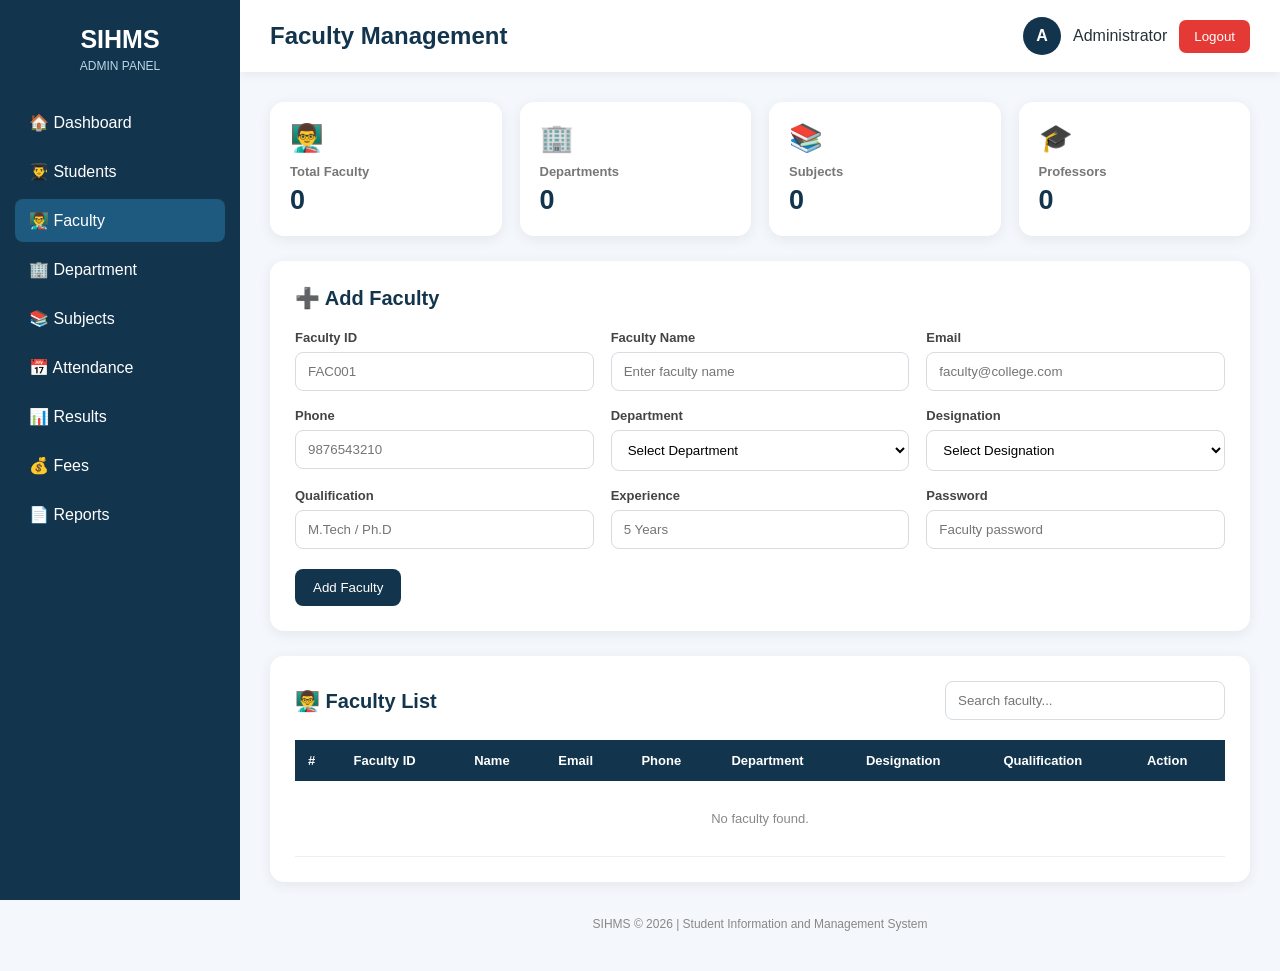
<file: SIHMS/admin/faculty.html>
<!DOCTYPE html>
<html lang="en">
<head>
<meta charset="UTF-8">
<meta name="viewport" content="width=device-width, initial-scale=1.0">
<title>Faculty | SIHMS</title>

<style>
*{box-sizing:border-box;margin:0;padding:0;font-family:Arial,sans-serif}
body{background:#f4f7fb;color:#263238}
.sidebar{position:fixed;left:0;top:0;width:240px;height:100vh;background:#12344d;color:white;padding:25px 15px;z-index:10}
.logo{text-align:center;font-size:25px;font-weight:bold}
.logo-sub{text-align:center;color:#b9d6e8;font-size:12px;margin:5px 0 28px}
.sidebar a{display:flex;gap:12px;color:white;text-decoration:none;padding:12px 14px;margin:6px 0;border-radius:8px}
.sidebar a:hover,.sidebar a.active{background:#1e5a80}
.main{margin-left:240px;min-height:100vh}
.topbar{height:72px;background:white;display:flex;align-items:center;justify-content:space-between;padding:0 30px;box-shadow:0 2px 10px rgba(0,0,0,.07)}
.topbar h1{color:#12344d;font-size:24px}
.admin-box{display:flex;align-items:center;gap:12px}
.avatar{width:38px;height:38px;border-radius:50%;background:#12344d;color:white;display:flex;align-items:center;justify-content:center;font-weight:bold}
.logout{border:0;background:#e53935;color:white;padding:9px 15px;border-radius:7px;cursor:pointer}
.content{padding:30px}
.stats{display:grid;grid-template-columns:repeat(4,1fr);gap:18px;margin-bottom:25px}
.stat{background:white;border-radius:14px;padding:20px;box-shadow:0 3px 14px rgba(0,0,0,.07)}
.stat-icon{font-size:27px;margin-bottom:10px}
.stat h4{font-size:13px;color:#777}
.stat p{font-size:27px;font-weight:bold;color:#12344d;margin-top:6px}
.card{background:white;border-radius:14px;padding:25px;box-shadow:0 3px 14px rgba(0,0,0,.07);margin-bottom:25px}
.card-title{display:flex;justify-content:space-between;align-items:center;margin-bottom:20px}
.card-title h2{font-size:20px;color:#12344d}
.form-grid{display:grid;grid-template-columns:repeat(3,1fr);gap:17px}
label{display:block;font-size:13px;font-weight:bold;color:#444;margin-bottom:7px}
input,select,textarea{width:100%;padding:11px 12px;border:1px solid #d5dce2;border-radius:8px;outline:none;background:white}
textarea{resize:vertical;min-height:90px}
input:focus,select:focus,textarea:focus{border-color:#1e5a80}
.btn{border:0;background:#12344d;color:white;padding:11px 18px;border-radius:8px;cursor:pointer}
.btn-orange{background:#f39c12}
.btn-red{background:#e53935}
.action-row{margin-top:20px;display:flex;gap:10px}
.search{width:280px}
.table-wrap{overflow-x:auto}
table{width:100%;border-collapse:collapse}
th{background:#12344d;color:white;padding:13px;text-align:left;font-size:13px}
td{padding:13px;border-bottom:1px solid #edf0f2;font-size:13px}
tr:hover td{background:#f8fbfd}
.badge{padding:5px 10px;border-radius:20px;font-size:11px;font-weight:bold;background:#e3f2fd;color:#1565c0}
.small-btn{border:0;color:white;padding:7px 10px;border-radius:6px;cursor:pointer;margin-right:4px}
.empty{text-align:center;padding:30px;color:#888}
.footer{text-align:center;color:#888;font-size:12px;padding:10px}
@media(max-width:950px){.stats{grid-template-columns:repeat(2,1fr)}.form-grid{grid-template-columns:repeat(2,1fr)}}
@media(max-width:700px){
.sidebar{position:relative;width:100%;height:auto}
.main{margin-left:0}
.stats,.form-grid{grid-template-columns:1fr}
.topbar{height:auto;padding:15px;gap:12px}
.content{padding:15px}
.search{width:100%}
}
</style>
</head>

<body>

<aside class="sidebar">
<div class="logo">SIHMS</div>
<div class="logo-sub">ADMIN PANEL</div>

<a href="dashboard.html">🏠 Dashboard</a>
<a href="students.html">👨‍🎓 Students</a>
<a href="faculty.html" class="active">👨‍🏫 Faculty</a>
<a href="department.html">🏢 Department</a>
<a href="subjects.html">📚 Subjects</a>
<a href="attendance.html">📅 Attendance</a>
<a href="results.html">📊 Results</a>
<a href="fees.html">💰 Fees</a>
<a href="reports.html">📄 Reports</a>
</aside>

<main class="main">

<header class="topbar">

<h1>Faculty Management</h1>

<div class="admin-box">
<div class="avatar">A</div>
<span>Administrator</span>
<button class="logout" onclick="logout()">Logout</button>
</div>

</header>

<section class="content">

<div class="stats">

<div class="stat">
<div class="stat-icon">👨‍🏫</div>
<h4>Total Faculty</h4>
<p id="totalFaculty">0</p>
</div>

<div class="stat">
<div class="stat-icon">🏢</div>
<h4>Departments</h4>
<p id="totalDepartments">0</p>
</div>

<div class="stat">
<div class="stat-icon">📚</div>
<h4>Subjects</h4>
<p id="totalSubjects">0</p>
</div>

<div class="stat">
<div class="stat-icon">🎓</div>
<h4>Professors</h4>
<p id="professors">0</p>
</div>

</div>

<div class="card">

<div class="card-title">
<h2 id="formTitle">➕ Add Faculty</h2>
</div>

<form id="facultyForm">

<div class="form-grid">

<div>
<label>Faculty ID</label>
<input id="facultyId" placeholder="FAC001" required>
</div>

<div>
<label>Faculty Name</label>
<input id="facultyName" placeholder="Enter faculty name" required>
</div>

<div>
<label>Email</label>
<input type="email" id="email" placeholder="faculty@college.com" required>
</div>

<div>
<label>Phone</label>
<input id="phone" placeholder="9876543210" required>
</div>

<div>
<label>Department</label>
<select id="department" required>
<option value="">Select Department</option>
</select>
</div>

<div>
<label>Designation</label>
<select id="designation" required>
<option value="">Select Designation</option>
<option>Professor</option>
<option>Associate Professor</option>
<option>Assistant Professor</option>
<option>Lecturer</option>
<option>HOD</option>
</select>
</div>

<div>
<label>Qualification</label>
<input id="qualification" placeholder="M.Tech / Ph.D">
</div>

<div>
<label>Experience</label>
<input id="experience" placeholder="5 Years">
</div>

<div>
<label>Password</label>
<input type="password" id="password" placeholder="Faculty password">
</div>

</div>

<div class="action-row">

<button class="btn" type="submit" id="saveBtn">
Add Faculty
</button>

<button class="btn btn-orange" type="button" id="cancelBtn" onclick="cancelEdit()" style="display:none">
Cancel
</button>

</div>

</form>
</div>

<div class="card">

<div class="card-title">
<h2>👨‍🏫 Faculty List</h2>
<input class="search" id="search" placeholder="Search faculty..." oninput="renderFaculty()">
</div>

<div class="table-wrap">

<table>

<thead>
<tr>
<th>#</th>
<th>Faculty ID</th>
<th>Name</th>
<th>Email</th>
<th>Phone</th>
<th>Department</th>
<th>Designation</th>
<th>Qualification</th>
<th>Action</th>
</tr>
</thead>

<tbody id="facultyTable"></tbody>

</table>

</div>
</div>

<div class="footer">
SIHMS © 2026 | Student Information and Management System
</div>

</section>
</main>

<script>

let faculty=[];
let editIndex=-1;

function loadFaculty(){

try{
faculty=JSON.parse(localStorage.getItem("faculty"))||[];
if(!Array.isArray(faculty))faculty=[];
}catch{
faculty=[];
}

populateDepartments();
renderFaculty();
updateStats();

}

function loadDepartments(){

try{
const data=JSON.parse(localStorage.getItem("departments"))||[];
return Array.isArray(data)?data:[];
}catch{
return [];
}

}

function populateDepartments(){

const select=document.getElementById("department");

const departments=loadDepartments();

select.innerHTML='<option value="">Select Department</option>';

departments.forEach(d=>{

const option=document.createElement("option");

option.value=d.departmentName || d.name || "";

option.textContent=
`${d.departmentCode ? d.departmentCode+" - " : ""}${d.departmentName || d.name || ""}`;

select.appendChild(option);

});

}

document.getElementById("facultyForm").addEventListener("submit",function(e){

e.preventDefault();

const data={

facultyId:document.getElementById("facultyId").value.trim(),

facultyName:document.getElementById("facultyName").value.trim(),

name:document.getElementById("facultyName").value.trim(),

email:document.getElementById("email").value.trim(),

phone:document.getElementById("phone").value.trim(),

department:document.getElementById("department").value,

designation:document.getElementById("designation").value,

qualification:document.getElementById("qualification").value.trim(),

experience:document.getElementById("experience").value.trim(),

password:document.getElementById("password").value,

type:"faculty"

};

if(editIndex===-1){

if(faculty.some(f=>
String(f.facultyId).toLowerCase()===
data.facultyId.toLowerCase()
)){

alert("Faculty ID already exists.");
return;

}

faculty.push(data);

}else{

faculty[editIndex]=data;
editIndex=-1;

}

localStorage.setItem("faculty",JSON.stringify(faculty));

this.reset();

document.getElementById("formTitle").textContent="➕ Add Faculty";
document.getElementById("saveBtn").textContent="Add Faculty";
document.getElementById("cancelBtn").style.display="none";

renderFaculty();
updateStats();

});

function renderFaculty(){

const tbody=document.getElementById("facultyTable");

const search=document.getElementById("search").value.toLowerCase();

const filtered=faculty.filter(f=>{

const text=`

${f.facultyId}
${f.facultyName}
${f.name}
${f.email}
${f.phone}
${f.department}
${f.designation}
${f.qualification}

`.toLowerCase();

return text.includes(search);

});

if(!filtered.length){

tbody.innerHTML=
`<tr>
<td colspan="9" class="empty">
No faculty found.
</td>
</tr>`;

return;

}

tbody.innerHTML=filtered.map(f=>{

const index=faculty.indexOf(f);

return `

<tr>

<td>${index+1}</td>

<td><b>${escapeHTML(f.facultyId)}</b></td>

<td>${escapeHTML(f.facultyName||f.name)}</td>

<td>${escapeHTML(f.email)}</td>

<td>${escapeHTML(f.phone)}</td>

<td>
<span class="badge">
${escapeHTML(f.department)}
</span>
</td>

<td>${escapeHTML(f.designation)}</td>

<td>${escapeHTML(f.qualification)}</td>

<td>

<button
class="small-btn btn-orange"
onclick="editFaculty(${index})">
Edit
</button>

<button
class="small-btn btn-red"
onclick="deleteFaculty(${index})">
Delete
</button>

</td>

</tr>

`;

}).join("");

}

function editFaculty(index){

const f=faculty[index];

document.getElementById("facultyId").value=f.facultyId||"";
document.getElementById("facultyName").value=f.facultyName||f.name||"";
document.getElementById("email").value=f.email||"";
document.getElementById("phone").value=f.phone||"";
document.getElementById("department").value=f.department||"";
document.getElementById("designation").value=f.designation||"";
document.getElementById("qualification").value=f.qualification||"";
document.getElementById("experience").value=f.experience||"";
document.getElementById("password").value=f.password||"";

editIndex=index;

document.getElementById("formTitle").textContent="✏️ Edit Faculty";
document.getElementById("saveBtn").textContent="Update Faculty";
document.getElementById("cancelBtn").style.display="inline-block";

window.scrollTo({top:0,behavior:"smooth"});

}

function cancelEdit(){

editIndex=-1;

document.getElementById("facultyForm").reset();

document.getElementById("formTitle").textContent="➕ Add Faculty";
document.getElementById("saveBtn").textContent="Add Faculty";
document.getElementById("cancelBtn").style.display="none";

}

function deleteFaculty(index){

if(!confirm("Delete this faculty?"))return;

faculty.splice(index,1);

localStorage.setItem("faculty",JSON.stringify(faculty));

renderFaculty();
updateStats();

}

function updateStats(){

document.getElementById("totalFaculty").textContent=faculty.length;

const departments=loadDepartments();

document.getElementById("totalDepartments").textContent=
departments.length;

let subjects=[];

try{
subjects=JSON.parse(localStorage.getItem("subjects"))||[];
}catch{}

document.getElementById("totalSubjects").textContent=
Array.isArray(subjects)?subjects.length:0;

document.getElementById("professors").textContent=
faculty.filter(f=>f.designation==="Professor").length;

}

function escapeHTML(v){

return String(v??"")
.replace(/&/g,"&amp;")
.replace(/</g,"&lt;")
.replace(/>/g,"&gt;")
.replace(/"/g,"&quot;")
.replace(/'/g,"&#039;");

}

function logout(){
window.location.href="../index.html";
}

loadFaculty();

</script>

</body>
</html>
</file>
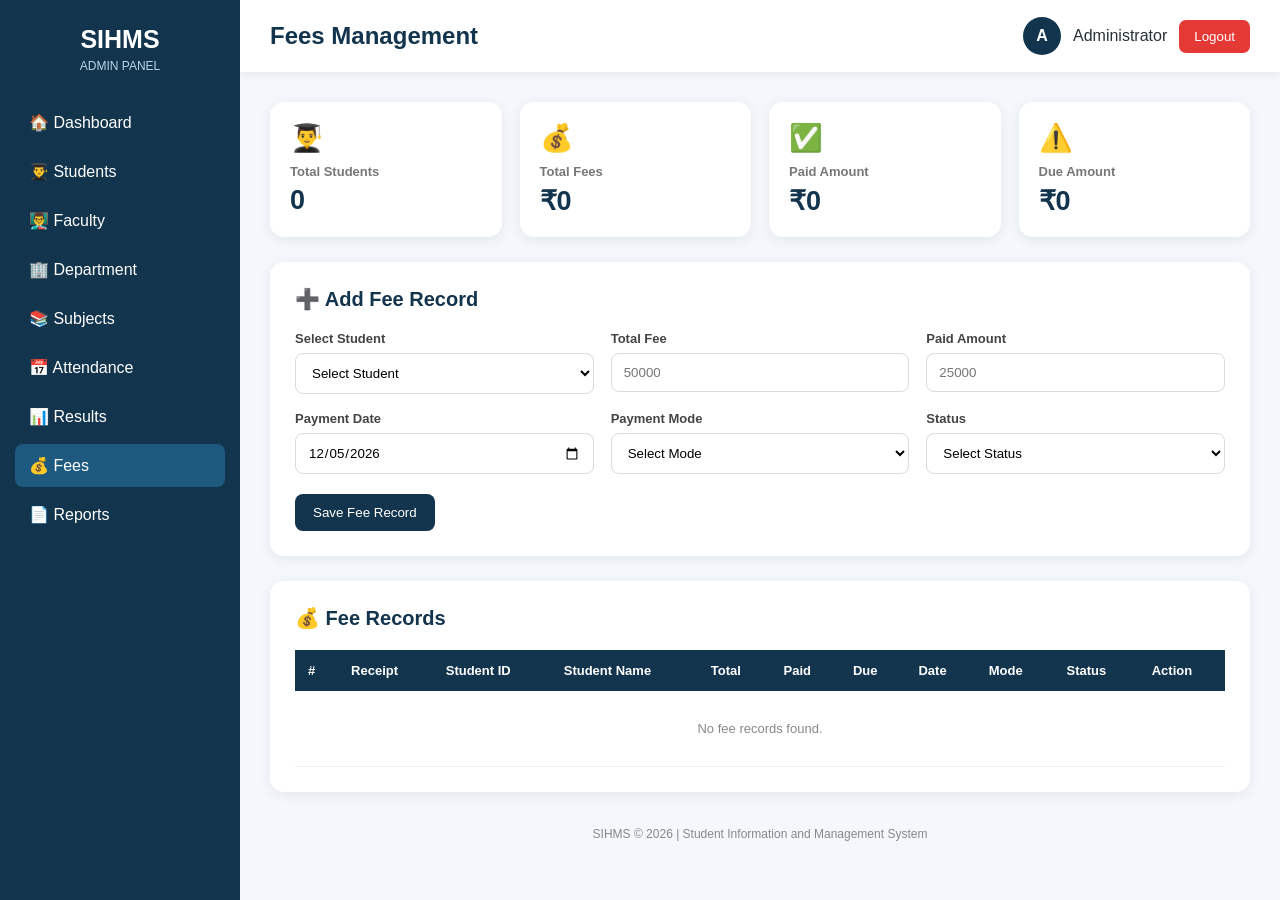
<file: SIHMS/admin/fees.html>
<!DOCTYPE html>
<html lang="en">
<head>
<meta charset="UTF-8">
<meta name="viewport" content="width=device-width, initial-scale=1.0">
<title>Fees | SIHMS</title>

<style>
*{box-sizing:border-box;margin:0;padding:0;font-family:Arial,sans-serif}
body{background:#f4f7fb;color:#263238}
.sidebar{position:fixed;left:0;top:0;width:240px;height:100vh;background:#12344d;color:white;padding:25px 15px}
.logo{text-align:center;font-size:25px;font-weight:bold}
.logo-sub{text-align:center;color:#b9d6e8;font-size:12px;margin:5px 0 28px}
.sidebar a{display:flex;gap:12px;color:white;text-decoration:none;padding:12px 14px;margin:6px 0;border-radius:8px}
.sidebar a:hover,.sidebar a.active{background:#1e5a80}
.main{margin-left:240px;min-height:100vh}
.topbar{height:72px;background:white;display:flex;align-items:center;justify-content:space-between;padding:0 30px;box-shadow:0 2px 10px rgba(0,0,0,.07)}
.topbar h1{color:#12344d;font-size:24px}
.admin-box{display:flex;align-items:center;gap:12px}
.avatar{width:38px;height:38px;border-radius:50%;background:#12344d;color:white;display:flex;align-items:center;justify-content:center;font-weight:bold}
.logout{border:0;background:#e53935;color:white;padding:9px 15px;border-radius:7px;cursor:pointer}
.content{padding:30px}
.stats{display:grid;grid-template-columns:repeat(4,1fr);gap:18px;margin-bottom:25px}
.stat{background:white;border-radius:14px;padding:20px;box-shadow:0 3px 14px rgba(0,0,0,.07)}
.stat-icon{font-size:27px;margin-bottom:10px}
.stat h4{font-size:13px;color:#777}
.stat p{font-size:27px;font-weight:bold;color:#12344d;margin-top:6px}
.card{background:white;border-radius:14px;padding:25px;box-shadow:0 3px 14px rgba(0,0,0,.07);margin-bottom:25px}
.card-title{display:flex;justify-content:space-between;align-items:center;margin-bottom:20px}
.card-title h2{font-size:20px;color:#12344d}
.form-grid{display:grid;grid-template-columns:repeat(3,1fr);gap:17px}
label{display:block;font-size:13px;font-weight:bold;color:#444;margin-bottom:7px}
input,select{width:100%;padding:11px 12px;border:1px solid #d5dce2;border-radius:8px;outline:none;background:white}
input:focus,select:focus{border-color:#1e5a80}
.btn{border:0;background:#12344d;color:white;padding:11px 18px;border-radius:8px;cursor:pointer}
.btn-orange{background:#f39c12}
.btn-red{background:#e53935}
.action-row{margin-top:20px}
.table-wrap{overflow-x:auto}
table{width:100%;border-collapse:collapse}
th{background:#12344d;color:white;padding:13px;text-align:left;font-size:13px}
td{padding:13px;border-bottom:1px solid #edf0f2;font-size:13px}
.badge{padding:5px 10px;border-radius:20px;font-size:11px;font-weight:bold}
.paid{background:#d4edda;color:#155724}
.partial{background:#fff3cd;color:#856404}
.pending{background:#f8d7da;color:#721c24}
.small-btn{border:0;color:white;padding:7px 10px;border-radius:6px;cursor:pointer;margin-right:4px}
.empty{text-align:center;padding:30px;color:#888}
.footer{text-align:center;color:#888;font-size:12px;padding:10px}
@media(max-width:950px){.stats{grid-template-columns:repeat(2,1fr)}.form-grid{grid-template-columns:repeat(2,1fr)}}
@media(max-width:700px){.sidebar{position:relative;width:100%;height:auto}.main{margin-left:0}.stats,.form-grid{grid-template-columns:1fr}.topbar{height:auto;padding:15px;gap:12px}.content{padding:15px}}
</style>
</head>

<body>

<aside class="sidebar">
<div class="logo">SIHMS</div>
<div class="logo-sub">ADMIN PANEL</div>
<a href="dashboard.html">🏠 Dashboard</a>
<a href="students.html">👨‍🎓 Students</a>
<a href="faculty.html">👨‍🏫 Faculty</a>
<a href="department.html">🏢 Department</a>
<a href="subjects.html">📚 Subjects</a>
<a href="attendance.html">📅 Attendance</a>
<a href="results.html">📊 Results</a>
<a href="fees.html" class="active">💰 Fees</a>
<a href="reports.html">📄 Reports</a>
</aside>

<main class="main">

<header class="topbar">
<h1>Fees Management</h1>

<div class="admin-box">
<div class="avatar">A</div>
<span>Administrator</span>
<button class="logout" onclick="logout()">Logout</button>
</div>
</header>

<section class="content">

<div class="stats">

<div class="stat">
<div class="stat-icon">👨‍🎓</div>
<h4>Total Students</h4>
<p id="totalStudents">0</p>
</div>

<div class="stat">
<div class="stat-icon">💰</div>
<h4>Total Fees</h4>
<p id="totalFees">₹0</p>
</div>

<div class="stat">
<div class="stat-icon">✅</div>
<h4>Paid Amount</h4>
<p id="paidAmount">₹0</p>
</div>

<div class="stat">
<div class="stat-icon">⚠️</div>
<h4>Due Amount</h4>
<p id="dueAmount">₹0</p>
</div>

</div>

<div class="card">

<div class="card-title">
<h2>➕ Add Fee Record</h2>
</div>

<form id="feeForm">

<div class="form-grid">

<div>
<label>Select Student</label>
<select id="studentId" required>
<option value="">Select Student</option>
</select>
</div>

<div>
<label>Total Fee</label>
<input type="number" id="totalFee" min="0" placeholder="50000" required>
</div>

<div>
<label>Paid Amount</label>
<input type="number" id="paidAmount" min="0" placeholder="25000" required>
</div>

<div>
<label>Payment Date</label>
<input type="date" id="paymentDate" required>
</div>

<div>
<label>Payment Mode</label>
<select id="paymentMode" required>
<option value="">Select Mode</option>
<option>Cash</option>
<option>UPI</option>
<option>Card</option>
<option>Bank Transfer</option>
</select>
</div>

<div>
<label>Status</label>
<select id="status" required>
<option value="">Select Status</option>
<option>Paid</option>
<option>Partial</option>
<option>Pending</option>
</select>
</div>

</div>

<div class="action-row">
<button class="btn" type="submit">Save Fee Record</button>
</div>

</form>
</div>

<div class="card">

<div class="card-title">
<h2>💰 Fee Records</h2>
</div>

<div class="table-wrap">

<table>
<thead>
<tr>
<th>#</th>
<th>Receipt</th>
<th>Student ID</th>
<th>Student Name</th>
<th>Total</th>
<th>Paid</th>
<th>Due</th>
<th>Date</th>
<th>Mode</th>
<th>Status</th>
<th>Action</th>
</tr>
</thead>

<tbody id="feeTable"></tbody>

</table>

</div>
</div>

<div class="footer">SIHMS © 2026 | Student Information and Management System</div>

</section>
</main>

<script>
let students=[];
let fees=[];
let editIndex=-1;

function getId(s){
    return s ? String(s.studentId||s.id||s.rollNo||"") : "";
}

function getName(s){
    return s ? (s.name||s.studentName||s.fullName||"Unknown Student") : "Unknown Student";
}

function loadStudents(){
    try{
        students=JSON.parse(localStorage.getItem("students"))||[];
        if(!Array.isArray(students))students=[];
    }catch{
        students=[];
    }

    students=students.filter(s=>{
        return String(s.type||"student").toLowerCase()==="student";
    });

    const select=document.getElementById("studentId");

    select.innerHTML='<option value="">Select Student</option>';

    if(!students.length){
        select.innerHTML+='<option value="">No students added</option>';
        return;
    }

    students.forEach(s=>{
        const id=getId(s);
        if(!id)return;

        const option=document.createElement("option");
        option.value=id;
        option.textContent=`${id} - ${getName(s)}`;
        select.appendChild(option);
    });
}

function findStudent(id){
    return students.find(s=>getId(s)===String(id));
}

function loadFees(){
    try{
        fees=JSON.parse(localStorage.getItem("feeRecords"))||[];
        if(!Array.isArray(fees))fees=[];
    }catch{
        fees=[];
    }
}

document.getElementById("feeForm").addEventListener("submit",function(e){
    e.preventDefault();

    const studentId=document.getElementById("studentId").value;
    const student=findStudent(studentId);

    if(!student){
        alert("Please select a student.");
        return;
    }

    const total=Number(document.getElementById("totalFee").value);
    const paid=Number(document.getElementById("paidAmount").value);

    if(paid>total){
        alert("Paid amount cannot be greater than total fee.");
        return;
    }

    const due=Math.max(total-paid,0);

    const record={
        receiptNo:editIndex===-1
            ?"REC"+String(fees.length+1).padStart(3,"0")
            :fees[editIndex].receiptNo,
        studentId,
        studentName:getName(student),
        totalFee:total,
        paidAmount:paid,
        dueAmount:due,
        paymentDate:document.getElementById("paymentDate").value,
        paymentMode:document.getElementById("paymentMode").value,
        status:document.getElementById("status").value
    };

    if(editIndex===-1)fees.push(record);
    else{
        fees[editIndex]=record;
        editIndex=-1;
    }

    localStorage.setItem("feeRecords",JSON.stringify(fees));

    this.reset();

    document.getElementById("paymentDate").value=
        new Date().toISOString().split("T")[0];

    render();
    stats();
});

function render(){
    const tbody=document.getElementById("feeTable");

    if(!fees.length){
        tbody.innerHTML='<tr><td colspan="11" class="empty">No fee records found.</td></tr>';
        return;
    }

    tbody.innerHTML=fees.map((r,i)=>{

        let name=r.studentName||r.name;

        if(!name)name=getName(findStudent(r.studentId));

        const cls=r.status==="Paid"?"paid":
            r.status==="Partial"?"partial":"pending";

        return `
        <tr>
            <td>${i+1}</td>
            <td>${escapeHTML(r.receiptNo)}</td>
            <td>${escapeHTML(r.studentId)}</td>
            <td>${escapeHTML(name)}</td>
            <td>₹${Number(r.totalFee||0)}</td>
            <td>₹${Number(r.paidAmount||0)}</td>
            <td>₹${Number(r.dueAmount||0)}</td>
            <td>${escapeHTML(r.paymentDate)}</td>
            <td>${escapeHTML(r.paymentMode)}</td>
            <td><span class="badge ${cls}">${escapeHTML(r.status)}</span></td>
            <td>
                <button class="small-btn btn-orange" onclick="editFee(${i})">Edit</button>
                <button class="small-btn btn-red" onclick="deleteFee(${i})">Delete</button>
            </td>
        </tr>`;
    }).join("");
}

function editFee(i){
    const r=fees[i];

    document.getElementById("studentId").value=r.studentId;
    document.getElementById("totalFee").value=r.totalFee;
    document.getElementById("paidAmount").value=r.paidAmount;
    document.getElementById("paymentDate").value=r.paymentDate;
    document.getElementById("paymentMode").value=r.paymentMode;
    document.getElementById("status").value=r.status;

    editIndex=i;
    window.scrollTo({top:0,behavior:"smooth"});
}

function deleteFee(i){
    if(!confirm("Delete this fee record?"))return;

    fees.splice(i,1);
    localStorage.setItem("feeRecords",JSON.stringify(fees));

    render();
    stats();
}

function stats(){
    let total=0,paid=0,due=0;

    fees.forEach(r=>{
        total+=Number(r.totalFee)||0;
        paid+=Number(r.paidAmount)||0;
        due+=Number(r.dueAmount)||0;
    });

    document.getElementById("totalStudents").textContent=students.length;
    document.getElementById("totalFees").textContent="₹"+total;
    document.getElementById("paidAmount").textContent="₹"+paid;
    document.getElementById("dueAmount").textContent="₹"+due;
}

function escapeHTML(v){
    return String(v??"").replace(/&/g,"&amp;").replace(/</g,"&lt;").replace(/>/g,"&gt;").replace(/"/g,"&quot;");
}

function logout(){window.location.href="../index.html";}

document.getElementById("paymentDate").value=
    new Date().toISOString().split("T")[0];

loadStudents();
loadFees();
render();
stats();
</script>

</body>
</html>
</file>
<file: SIHMS/css/style.css>
/* ========================================
   GLOBAL
======================================== */

* {
    margin: 0;
    padding: 0;
    box-sizing: border-box;
}


body {
    font-family: Arial, Helvetica, sans-serif;

    min-height: 100vh;

    background: #f4f7fb;

    display: flex;

    align-items: center;

    justify-content: center;

    padding: 20px;
}


/* ========================================
   MAIN LOGIN CONTAINER
======================================== */

.login-container {

    width: 100%;

    max-width: 1150px;

    min-height: 650px;

    background: #ffffff;

    border-radius: 18px;

    overflow: hidden;

    display: grid;

    grid-template-columns: 1.15fr 0.85fr;

    box-shadow:
        0 15px 45px rgba(0, 0, 0, 0.15);

}


/* ========================================
   LEFT SECTION
======================================== */

.login-info {

    background:
        linear-gradient(
            135deg,
            #0788d1,
            #005eb8
        );

    color: #ffffff;

    padding: 45px;

    display: flex;

    flex-direction: column;

    align-items: center;

    justify-content: center;

    text-align: center;
}


/* ========================================
   COLLEGE LOGO
======================================== */

.logo {

    width: 145px;

    height: 145px;

    margin-bottom: 25px;

    display: flex;

    align-items: center;

    justify-content: center;
}


.logo img {

    width: 145px;

    height: 145px;

    object-fit: contain;

    display: block;

    border-radius: 50%;

}


/* ========================================
   LEFT TITLE
======================================== */

.login-info h1 {

    font-size: 34px;

    line-height: 1.2;

    font-weight: 700;

    margin-bottom: 15px;

}


/* ========================================
   COLLEGE NAME
======================================== */

.college-name {

    font-size: 17px;

    font-weight: 600;

    margin-bottom: 12px;

}


/* ========================================
   DESCRIPTION
======================================== */

.description {

    max-width: 520px;

    font-size: 15px;

    line-height: 1.6;

    opacity: 0.95;

    margin-bottom: 20px;

}


/* ========================================
   FEATURES
======================================== */

.features {

    width: 100%;

    max-width: 450px;

    text-align: left;

    margin-top: 5px;

}


.features p {

    font-size: 14px;

    margin: 9px 0;

}


/* ========================================
   RIGHT LOGIN BOX
======================================== */

.login-box {

    padding: 45px 50px;

    display: flex;

    flex-direction: column;

    justify-content: center;

    background: #ffffff;

}


/* ========================================
   LOGIN ICON
======================================== */

.login-icon {

    font-size: 38px;

    margin-bottom: 8px;

}


/* ========================================
   LOGIN TITLE
======================================== */

.login-box h2 {

    font-size: 32px;

    color: #222222;

    margin-bottom: 5px;

}


.subtitle {

    color: #777777;

    font-size: 14px;

    margin-bottom: 25px;

}


/* ========================================
   ROLE BUTTONS
======================================== */

.roles {

    display: grid;

    grid-template-columns:
        repeat(3, 1fr);

    border: 1px solid #dddddd;

    border-radius: 7px;

    overflow: hidden;

    margin-bottom: 25px;

}


.role-btn {

    border: none;

    background: #ffffff;

    padding: 12px 8px;

    font-size: 14px;

    cursor: pointer;

    color: #555555;

    transition: 0.2s ease;

}


.role-btn:hover {

    background: #eef7ff;

}


.role-btn.active {

    background: #0797dc;

    color: #ffffff;

}


/* ========================================
   FORM GROUP
======================================== */

.form-group {

    margin-bottom: 18px;

}


.form-group label {

    display: block;

    font-size: 14px;

    font-weight: 600;

    color: #333333;

    margin-bottom: 8px;

}


/* ========================================
   INPUT
======================================== */

.form-group input {

    width: 100%;

    padding: 13px 14px;

    border: 1px solid #d6d6d6;

    border-radius: 7px;

    outline: none;

    font-size: 14px;

    transition: 0.2s ease;

}


.form-group input:focus {

    border-color: #0797dc;

    box-shadow:
        0 0 0 3px rgba(7, 151, 220, 0.12);

}


/* ========================================
   LOGIN BUTTON
======================================== */

.login-btn {

    width: 100%;

    border: none;

    padding: 14px;

    border-radius: 7px;

    background: #0797dc;

    color: #ffffff;

    font-size: 16px;

    font-weight: 600;

    cursor: pointer;

    transition: 0.2s ease;

}


.login-btn:hover {

    background: #057eb9;

}


.login-btn:active {

    transform: scale(0.99);

}


/* ========================================
   DEMO LOGIN
======================================== */

.demo-login {

    margin-top: 25px;

    padding: 15px;

    background: #f5f8fb;

    border-radius: 8px;

    border: 1px solid #e4e8ec;

}


.demo-login h4 {

    color: #333333;

    margin-bottom: 10px;

    font-size: 15px;

}


.demo-login p {

    font-size: 13px;

    color: #555555;

    margin: 5px 0;

}


.demo-login b {

    color: #222222;

}


/* ========================================
   TABLET
======================================== */

@media (max-width: 900px) {

    .login-container {

        grid-template-columns: 1fr;

        max-width: 650px;

    }


    .login-info {

        padding: 35px 25px;

    }


    .login-box {

        padding: 35px 30px;

    }


    .features {

        max-width: 400px;

    }

}


/* ========================================
   MOBILE
======================================== */

@media (max-width: 600px) {

    body {

        padding: 10px;

        align-items: flex-start;

    }


    .login-container {

        margin-top: 10px;

        border-radius: 12px;

    }


    .login-info {

        padding: 30px 20px;

    }


    .logo {

        width: 110px;

        height: 110px;

        margin-bottom: 18px;

    }


    .logo img {

        width: 110px;

        height: 110px;

    }


    .login-info h1 {

        font-size: 25px;

    }


    .college-name {

        font-size: 15px;

    }


    .description {

        font-size: 13px;

    }


    .features p {

        font-size: 13px;

    }


    .login-box {

        padding: 30px 20px;

    }


    .login-box h2 {

        font-size: 27px;

    }


    .roles {

        grid-template-columns: 1fr;

    }


    .role-btn {

        border-bottom: 1px solid #dddddd;

    }


    .role-btn:last-child {

        border-bottom: none;

    }
```css
/* ================================
   SIHMS ADMIN DASHBOARD
================================ */

.admin-page {
    min-height: 100vh;
    padding: 40px 20px;
    box-sizing: border-box;

    background:
        linear-gradient(135deg, #eaf6ff 0%, #f7fbff 45%, #e8f4ff 100%);
}


/* Header */

.admin-header {
    max-width: 1000px;
    margin: 0 auto 30px;
    padding: 30px;
    text-align: center;

    background: white;
    border-radius: 18px;

    box-shadow: 0 8px 25px rgba(0, 0, 0, 0.10);
}

.admin-header h1 {
    margin: 0 0 8px;

    font-size: 36px;
    color: #123b5d;
}

.admin-header p {
    margin: 5px 0;

    font-size: 22px;
    font-weight: 600;

    color: #1597c7;
}

.admin-header span {
    color: #666;
    font-size: 15px;
}


/* Module Container */

.module-container {
    max-width: 1000px;
    margin: auto;

    padding: 30px;

    background: rgba(255, 255, 255, 0.92);

    border-radius: 18px;

    box-shadow: 0 8px 25px rgba(0, 0, 0, 0.10);
}

.module-container h2 {
    margin-top: 0;
    margin-bottom: 25px;

    text-align: center;

    color: #123b5d;
}


/* Module Grid */

.module-grid {
    display: grid;

    grid-template-columns: repeat(2, 1fr);

    gap: 18px;
}


/* Module Cards */

.module-card {
    min-height: 95px;

    display: flex;
    align-items: center;
    justify-content: center;
    gap: 12px;

    text-decoration: none;

    border-radius: 14px;

    background: linear-gradient(135deg, #13a8d3, #168ec4);

    color: white;

    font-size: 18px;
    font-weight: 600;

    box-shadow: 0 5px 12px rgba(0, 0, 0, 0.15);

    transition: all 0.25s ease;
}

.module-card:hover {
    transform: translateY(-4px);

    box-shadow: 0 10px 20px rgba(0, 0, 0, 0.20);

    background: linear-gradient(135deg, #0e91bb, #126fa8);
}

.module-card:active {
    transform: scale(0.98);
}

.module-icon {
    font-size: 28px;
}


/* Logout */

.logout-container {
    max-width: 1000px;

    margin: 25px auto 0;

    text-align: center;
}

.logout-btn {
    display: inline-block;

    min-width: 220px;

    padding: 14px 30px;

    border-radius: 12px;

    background: #dc3545;

    color: white;

    text-decoration: none;

    font-size: 17px;
    font-weight: 600;

    box-shadow: 0 5px 12px rgba(0, 0, 0, 0.15);

    transition: 0.25s;
}

.logout-btn:hover {
    background: #b92b39;

    transform: translateY(-2px);
}


/* Mobile */

@media (max-width: 700px) {

    .admin-page {
        padding: 20px 12px;
    }

    .admin-header {
        padding: 22px 15px;
    }

    .admin-header h1 {
        font-size: 28px;
    }

    .module-container {
        padding: 20px 15px;
    }

    .module-grid {
        grid-template-columns: 1fr;
    }

    .module-card {
        min-height: 75px;
    }
}
```

}
</file>
